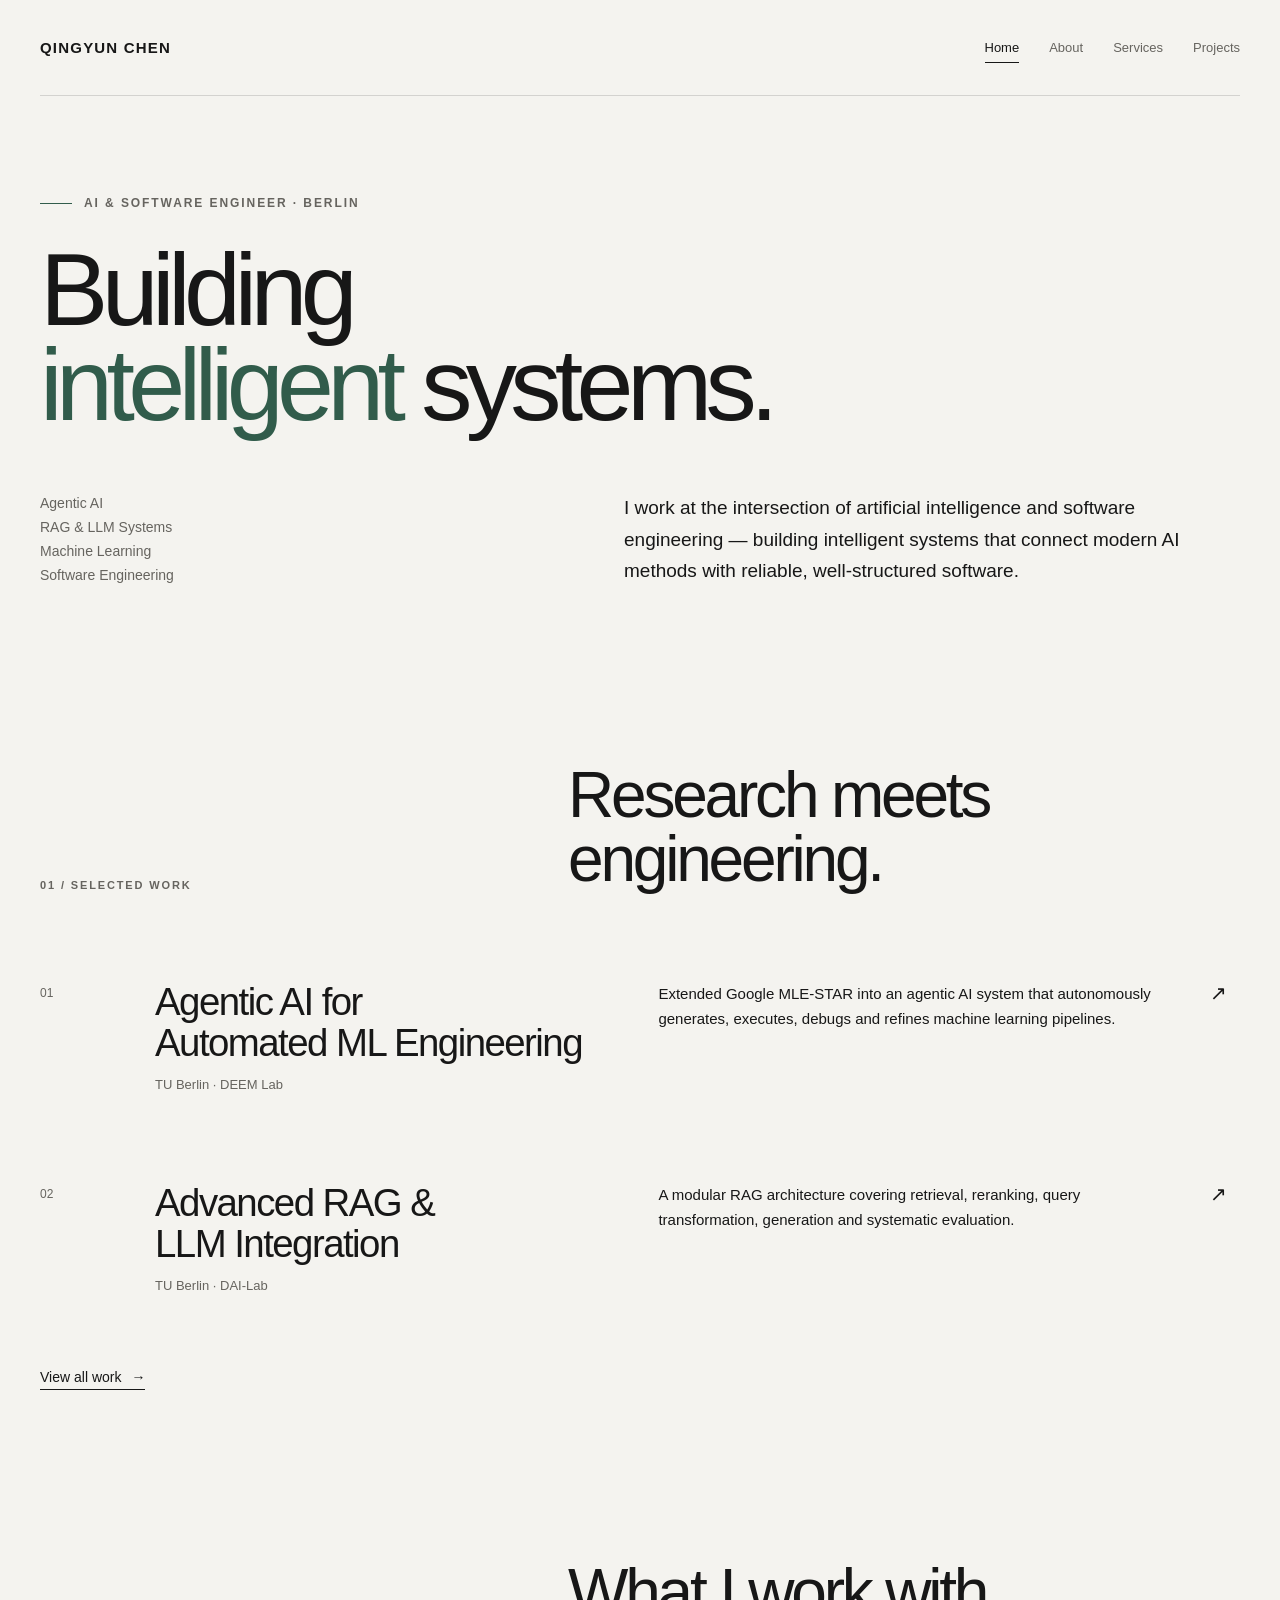
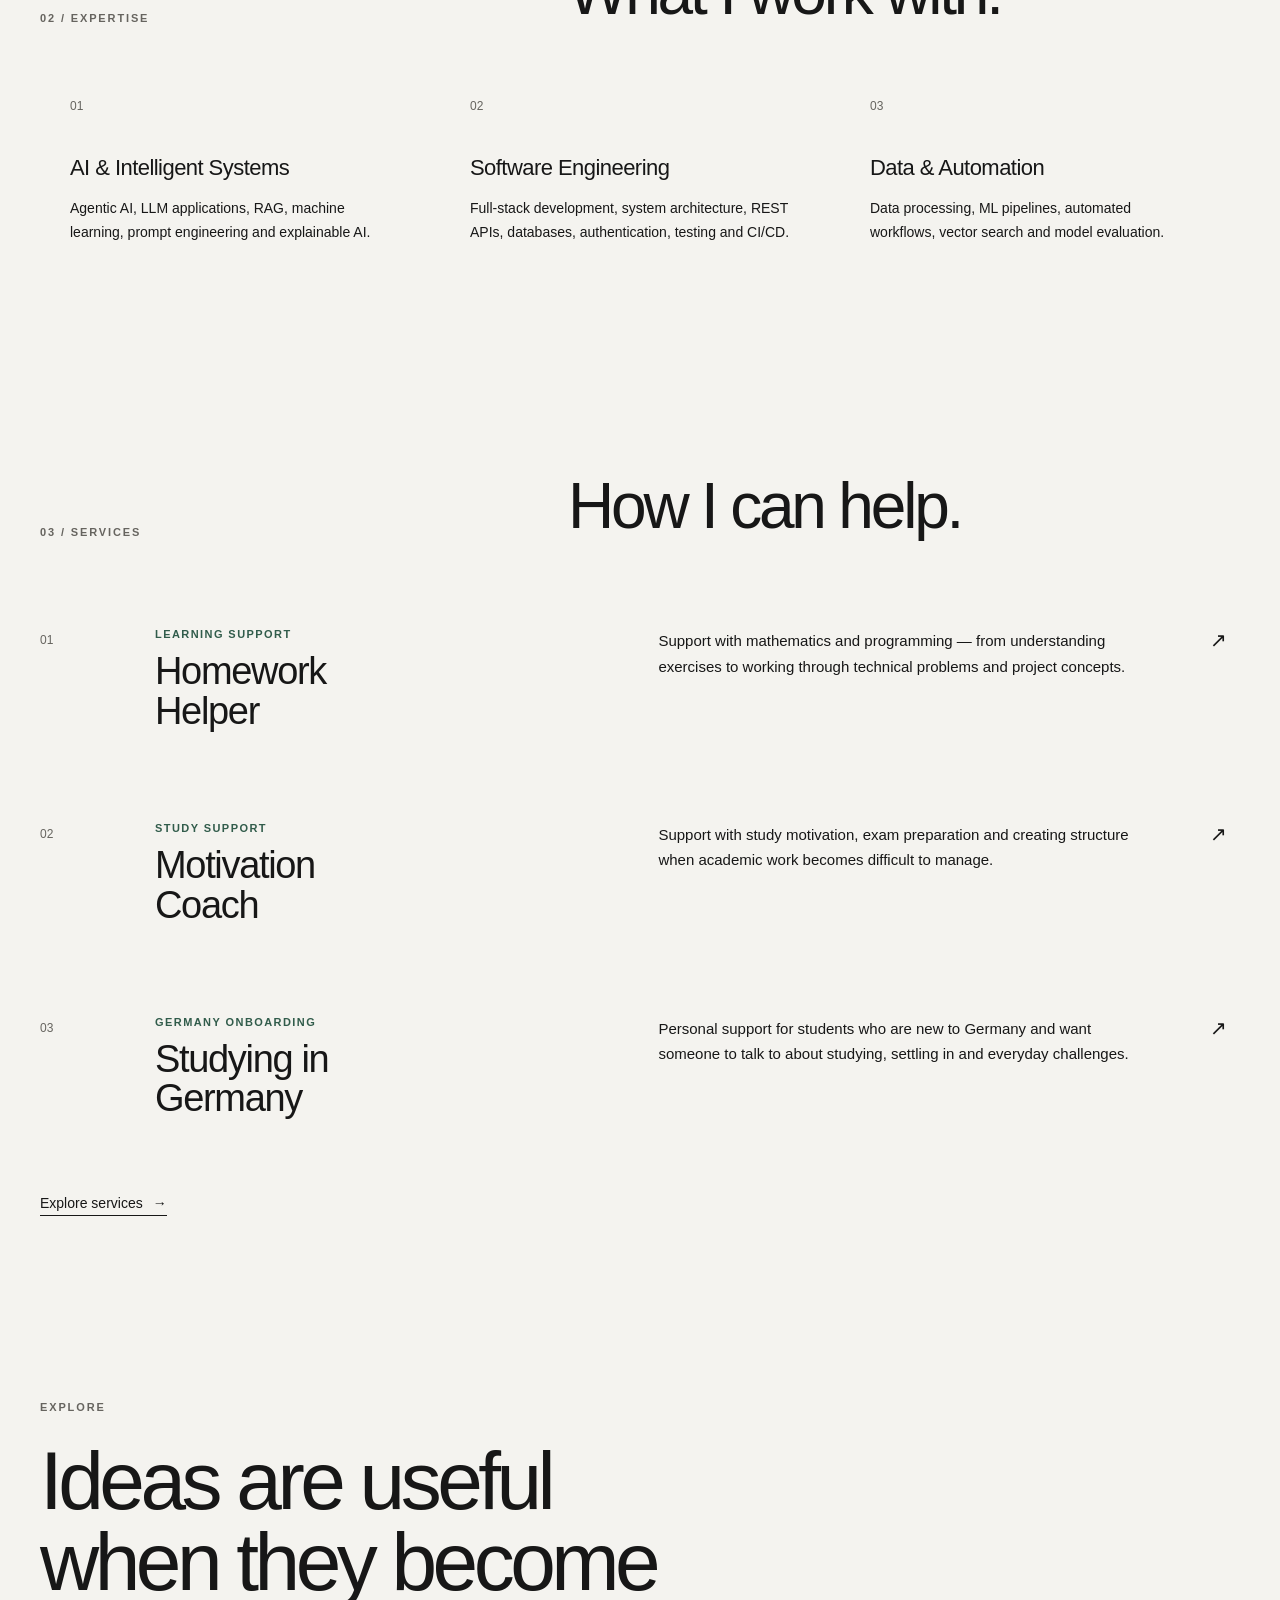
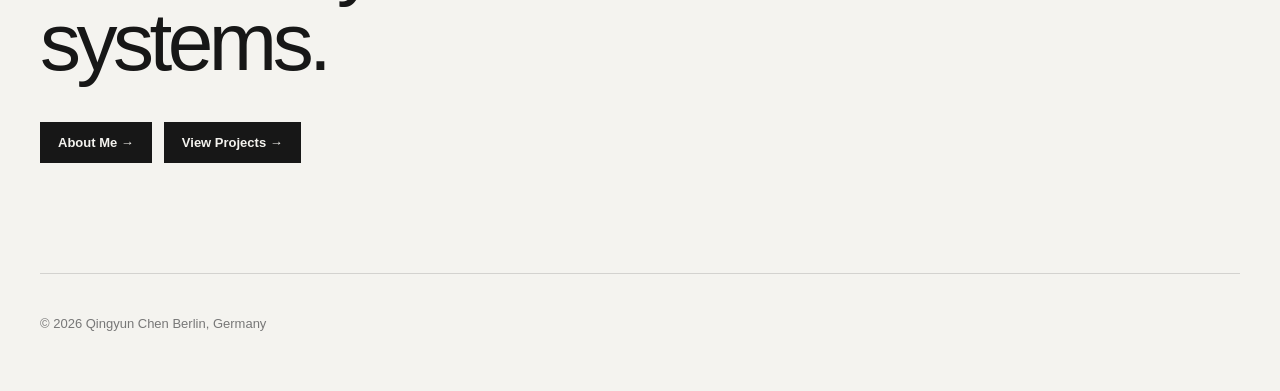
<file: index.html>
<!DOCTYPE html>
<html lang="en">

<head>
    <meta charset="UTF-8">
    <meta name="viewport" content="width=device-width, initial-scale=1.0">

    <title>Qingyun Chen | AI & Software Engineer</title>

    <meta
        name="description"
        content="Portfolio of Qingyun Chen — AI & Software Engineer working with Agentic AI, RAG, machine learning and software engineering."
    >

    <!-- Shared stylesheet -->
    <link rel="stylesheet" href="./css/style.css">


    <style>

        /* =========================================================
           HOME — HERO
        ========================================================= */

        .home-hero {
            padding: 100px 0 90px;
        }


        .home-eyebrow {
            display: flex;
            align-items: center;
            gap: 12px;

            margin-bottom: 32px;

            font-size: 12px;
            font-weight: 600;

            letter-spacing: 0.16em;
            text-transform: uppercase;

            color: var(--muted);
        }


        .home-eyebrow::before {
            content: "";

            width: 32px;
            height: 1px;

            background: var(--accent);
        }


        .home-title {
            max-width: 1100px;

            font-size: clamp(64px, 8vw, 112px);
            line-height: 0.93;

            font-weight: 500;
            letter-spacing: -0.065em;
        }


        .home-title .accent {
            color: var(--accent);
        }


        .home-intro {
            display: grid;

            grid-template-columns: 0.9fr 1.1fr;

            gap: 80px;

            margin-top: 60px;
        }


        .home-intro-left {
            font-size: 14px;
            line-height: 1.7;

            color: var(--muted);
        }


        .home-intro-right {
            max-width: 600px;

            font-size: 19px;
            line-height: 1.65;

            color: var(--text-soft);
        }



        /* =========================================================
           GENERAL HOME SECTIONS
        ========================================================= */

        .home-section {
            padding: 85px 0;

            border-top: 1px solid var(--border);
        }


        .home-section-header {
            display: grid;

            grid-template-columns: 0.8fr 1.2fr;

            gap: 80px;

            align-items: end;

            margin-bottom: 45px;
        }


        .home-section-label {
            font-size: 11px;
            font-weight: 600;

            letter-spacing: 0.17em;
            text-transform: uppercase;

            color: var(--muted);
        }


        .home-section-title {
            max-width: 720px;

            font-size: clamp(40px, 5vw, 64px);
            line-height: 1;

            font-weight: 500;
            letter-spacing: -0.05em;
        }



        /* =========================================================
           SELECTED WORK
        ========================================================= */

        .home-project-list {
            border-top: 1px solid var(--border);
        }


        .home-project {
            display: grid;

            grid-template-columns:
                70px
                minmax(280px, 0.95fr)
                minmax(320px, 1.05fr)
                30px;

            gap: 45px;

            align-items: start;

            padding: 45px 0;

            border-bottom: 1px solid var(--border);

            transition:
                padding-left 0.25s ease,
                opacity 0.25s ease;
        }


        .home-project:hover {
            padding-left: 10px;
        }


        .home-project-number {
            padding-top: 5px;

            font-size: 12px;

            color: var(--muted);
        }


        .home-project h3 {
            max-width: 500px;

            font-size: clamp(28px, 3vw, 40px);
            line-height: 1.07;

            font-weight: 500;
            letter-spacing: -0.04em;
        }


        .home-project-meta {
            margin-top: 14px;

            font-size: 13px;

            color: var(--muted);
        }


        .home-project-description {
            max-width: 500px;

            font-size: 15px;
            line-height: 1.7;

            color: var(--text-soft);
        }


        .home-project-arrow {
            font-size: 20px;

            transition: transform 0.2s ease;
        }


        .home-project:hover .home-project-arrow {
            transform: translate(4px, -4px);
        }



        /* =========================================================
           EXPERTISE
        ========================================================= */

        .capability-grid {
            display: grid;

            grid-template-columns: repeat(3, 1fr);

            border-top: 1px solid var(--border);
            border-bottom: 1px solid var(--border);
        }


        .capability {
            min-height: 235px;

            padding: 30px;

            border-right: 1px solid var(--border);
        }


        .capability:last-child {
            border-right: none;
        }


        .capability-number {
            margin-bottom: 42px;

            font-size: 12px;

            color: var(--muted);
        }


        .capability h3 {
            margin-bottom: 17px;

            font-size: 22px;
            line-height: 1.15;

            font-weight: 500;
            letter-spacing: -0.025em;
        }


        .capability p {
            max-width: 320px;

            font-size: 14px;
            line-height: 1.7;

            color: var(--text-soft);
        }



        /* =========================================================
           SERVICES
        ========================================================= */

        .service-preview-grid {
            border-top: 1px solid var(--border);
        }


        .service-preview {
            position: relative;

            display: grid;

            grid-template-columns:
                70px
                minmax(260px, 0.95fr)
                minmax(320px, 1.05fr)
                30px;

            gap: 45px;

            align-items: start;

            padding: 45px 0;

            border-bottom: 1px solid var(--border);

            transition:
                padding-left 0.25s ease,
                background 0.25s ease;
        }


        .service-preview:hover {
            padding-left: 10px;
        }


        .service-preview-number {
            padding-top: 5px;

            font-size: 12px;

            color: var(--muted);
        }


        .service-preview-label {
            margin-bottom: 12px;

            font-size: 11px;
            font-weight: 600;

            letter-spacing: 0.13em;
            text-transform: uppercase;

            color: var(--accent);
        }


        .service-preview h3 {
            font-size: clamp(27px, 3vw, 38px);
            line-height: 1.05;

            font-weight: 500;
            letter-spacing: -0.035em;
        }


        .service-preview p {
            max-width: 480px;

            font-size: 15px;
            line-height: 1.7;

            color: var(--text-soft);
        }


        .service-preview-arrow {
            font-size: 20px;

            transition: transform 0.2s ease;
        }


        .service-preview:hover .service-preview-arrow {
            transform: translate(4px, -4px);
        }



        /* =========================================================
           SECTION LINKS
        ========================================================= */

        .section-action {
            margin-top: 30px;
        }


        .text-link {
            display: inline-flex;

            gap: 10px;

            align-items: center;

            padding-bottom: 4px;

            border-bottom: 1px solid var(--text);

            font-size: 14px;
            font-weight: 500;
        }


        .text-link span {
            transition: transform 0.2s ease;
        }


        .text-link:hover span {
            transform: translateX(4px);
        }



        /* =========================================================
           CTA
        ========================================================= */

        .home-cta {
            padding: 100px 0 110px;

            border-top: 1px solid var(--border);
        }


        .home-cta .home-section-label {
            margin-bottom: 28px;
        }


        .home-cta h2 {
            max-width: 900px;

            font-size: clamp(46px, 7vw, 82px);
            line-height: 0.98;

            font-weight: 500;
            letter-spacing: -0.055em;
        }


        .home-cta-links {
            display: flex;

            gap: 12px;

            margin-top: 40px;
        }



        /* =========================================================
           RESPONSIVE — TABLET
        ========================================================= */

        @media (max-width: 900px) {

            .home-hero {
                padding: 85px 0;
            }


            .home-title {
                font-size: clamp(56px, 11vw, 86px);
            }


            .home-intro {
                grid-template-columns: 1fr;

                gap: 25px;

                margin-top: 45px;
            }


            .home-section {
                padding: 70px 0;
            }


            .home-section-header {
                grid-template-columns: 1fr;

                gap: 16px;

                margin-bottom: 35px;
            }


            .home-project {
                grid-template-columns: 50px 1fr;

                gap: 25px;
            }


            .home-project-description {
                grid-column: 2;
            }


            .home-project-arrow {
                display: none;
            }


            .capability-grid {
                grid-template-columns: 1fr;
            }


            .capability {
                min-height: auto;

                border-right: none;
                border-bottom: 1px solid var(--border);
            }


            .capability:last-child {
                border-bottom: none;
            }


            .capability-number {
                margin-bottom: 25px;
            }


            .service-preview {
                grid-template-columns: 50px 1fr;

                gap: 25px;
            }


            .service-preview p {
                grid-column: 2;
            }


            .service-preview-arrow {
                display: none;
            }

        }



        /* =========================================================
           RESPONSIVE — MOBILE
        ========================================================= */

        @media (max-width: 600px) {

            .home-hero {
                padding: 65px 0 70px;
            }


            .home-eyebrow {
                margin-bottom: 24px;
            }


            .home-title {
                font-size: 50px;

                line-height: 0.96;
            }


            .home-intro {
                margin-top: 38px;
            }


            .home-intro-right {
                font-size: 17px;
            }


            .home-section {
                padding: 60px 0;
            }


            .home-section-title {
                font-size: 40px;
            }


            .home-project {
                display: block;

                padding: 35px 0;
            }


            .home-project:hover {
                padding-left: 0;
            }


            .home-project-number {
                margin-bottom: 20px;
            }


            .home-project-description {
                margin-top: 25px;
            }


            .capability {
                padding: 28px 0;
            }


            .service-preview {
                display: block;

                padding: 35px 0;
            }


            .service-preview:hover {
                padding-left: 0;
            }


            .service-preview-number {
                margin-bottom: 20px;
            }


            .service-preview p {
                margin-top: 25px;
            }


            .home-cta {
                padding: 75px 0 85px;
            }


            .home-cta-links {
                flex-direction: column;

                align-items: flex-start;
            }

        }

    </style>

</head>



<body>


<!-- =========================================================
     NAVIGATION
========================================================= -->

<header class="navbar">

    <a href="/" class="logo">
        QINGYUN CHEN
    </a>


    <nav class="nav-links">

        <a href="/" class="active">
            Home
        </a>

        <a href="/about/">
            About
        </a>

        <a href="/services/">
            Services
        </a>

        <a href="/projects/">
            Projects
        </a>

    </nav>

</header>



<!-- =========================================================
     MAIN
========================================================= -->

<main class="container">


    <!-- =====================================================
         HERO
    ====================================================== -->

    <section class="home-hero">


        <div class="home-eyebrow">
            AI & Software Engineer · Berlin
        </div>


        <h1 class="home-title">

            Building<br>

            <span class="accent">
                intelligent
            </span>

            systems.

        </h1>



        <div class="home-intro">


            <div class="home-intro-left">

                Agentic AI<br>
                RAG & LLM Systems<br>
                Machine Learning<br>
                Software Engineering

            </div>



            <p class="home-intro-right">

                I work at the intersection of artificial intelligence
                and software engineering — building intelligent systems
                that connect modern AI methods with reliable,
                well-structured software.

            </p>


        </div>

    </section>



    <!-- =====================================================
         SELECTED WORK
    ====================================================== -->

    <section class="home-section">


        <div class="home-section-header">


            <div class="home-section-label">
                01 / Selected Work
            </div>


            <h2 class="home-section-title">
                Research meets engineering.
            </h2>


        </div>



        <div class="home-project-list">


            <!-- PROJECT 01 -->

            <a
                href="https://github.com/qingyun-tuberlin/Agentic_AI"
                target="_blank"
                rel="noopener noreferrer"
                class="home-project"
            >


                <div class="home-project-number">
                    01
                </div>



                <div>

                    <h3>
                        Agentic AI for<br>
                        Automated ML Engineering
                    </h3>

                    <div class="home-project-meta">
                        TU Berlin · DEEM Lab
                    </div>

                </div>



                <div class="home-project-description">

                    Extended Google MLE-STAR into an agentic AI system
                    that autonomously generates, executes, debugs and
                    refines machine learning pipelines.

                </div>



                <div class="home-project-arrow">
                    ↗
                </div>


            </a>



            <!-- PROJECT 02 -->

            <a
                href="https://github.com/qingyun-tuberlin/RAG"
                target="_blank"
                rel="noopener noreferrer"
                class="home-project"
            >


                <div class="home-project-number">
                    02
                </div>



                <div>

                    <h3>
                        Advanced RAG &<br>
                        LLM Integration
                    </h3>

                    <div class="home-project-meta">
                        TU Berlin · DAI-Lab
                    </div>

                </div>



                <div class="home-project-description">

                    A modular RAG architecture covering retrieval,
                    reranking, query transformation, generation and
                    systematic evaluation.

                </div>



                <div class="home-project-arrow">
                    ↗
                </div>


            </a>


        </div>



        <div class="section-action">

            <a href="/projects/" class="text-link">

                View all work

                <span>
                    →
                </span>

            </a>

        </div>


    </section>



    <!-- =====================================================
         EXPERTISE
    ====================================================== -->

    <section class="home-section">


        <div class="home-section-header">


            <div class="home-section-label">
                02 / Expertise
            </div>


            <h2 class="home-section-title">
                What I work with.
            </h2>


        </div>



        <div class="capability-grid">


            <!-- AI -->

            <article class="capability">

                <div class="capability-number">
                    01
                </div>


                <h3>
                    AI & Intelligent Systems
                </h3>


                <p>
                    Agentic AI, LLM applications, RAG,
                    machine learning, prompt engineering
                    and explainable AI.
                </p>

            </article>



            <!-- SOFTWARE -->

            <article class="capability">

                <div class="capability-number">
                    02
                </div>


                <h3>
                    Software Engineering
                </h3>


                <p>
                    Full-stack development, system architecture,
                    REST APIs, databases, authentication,
                    testing and CI/CD.
                </p>

            </article>



            <!-- DATA -->

            <article class="capability">

                <div class="capability-number">
                    03
                </div>


                <h3>
                    Data & Automation
                </h3>


                <p>
                    Data processing, ML pipelines,
                    automated workflows, vector search
                    and model evaluation.
                </p>

            </article>


        </div>


    </section>



    <!-- =====================================================
         SERVICES
    ====================================================== -->

    <section class="home-section">


        <div class="home-section-header">


            <div class="home-section-label">
                03 / Services
            </div>


            <h2 class="home-section-title">
                How I can help.
            </h2>


        </div>



        <div class="service-preview-grid">


            <!-- SERVICE 01 -->

            <a
                href="/services/"
                class="service-preview"
            >


                <div class="service-preview-number">
                    01
                </div>



                <div>

                    <div class="service-preview-label">
                        Learning Support
                    </div>


                    <h3>
                        Homework<br>
                        Helper
                    </h3>

                </div>



                <p>

                    Support with mathematics and programming —
                    from understanding exercises to working through
                    technical problems and project concepts.

                </p>



                <div class="service-preview-arrow">
                    ↗
                </div>


            </a>



            <!-- SERVICE 02 -->

            <a
                href="/services/"
                class="service-preview"
            >


                <div class="service-preview-number">
                    02
                </div>



                <div>

                    <div class="service-preview-label">
                        Study Support
                    </div>


                    <h3>
                        Motivation<br>
                        Coach
                    </h3>

                </div>



                <p>

                    Support with study motivation, exam preparation
                    and creating structure when academic work becomes
                    difficult to manage.

                </p>



                <div class="service-preview-arrow">
                    ↗
                </div>


            </a>



            <!-- SERVICE 03 -->

            <a
                href="/services/"
                class="service-preview"
            >


                <div class="service-preview-number">
                    03
                </div>



                <div>

                    <div class="service-preview-label">
                        Germany Onboarding
                    </div>


                    <h3>
                        Studying in<br>
                        Germany
                    </h3>

                </div>



                <p>

                    Personal support for students who are new to
                    Germany and want someone to talk to about studying,
                    settling in and everyday challenges.

                </p>



                <div class="service-preview-arrow">
                    ↗
                </div>


            </a>


        </div>



        <div class="section-action">

            <a
                href="/services/"
                class="text-link"
            >

                Explore services

                <span>
                    →
                </span>

            </a>

        </div>


    </section>



    <!-- =====================================================
         FINAL CTA
    ====================================================== -->

    <section class="home-cta">


        <div class="home-section-label">
            Explore
        </div>


        <h2>

            Ideas are useful<br>
            when they become systems.

        </h2>



        <div class="home-cta-links">


            <a
                href="/about/"
                class="button"
            >
                About Me →
            </a>


            <a
                href="/projects/"
                class="button button-secondary"
            >
                View Projects →
            </a>


        </div>


    </section>


</main>



<!-- =========================================================
     FOOTER
========================================================= -->

<footer>


    <span>
        © 2026 Qingyun Chen
    </span>


    <span>
        Berlin, Germany
    </span>


</footer>


</body>

</html>
</file>
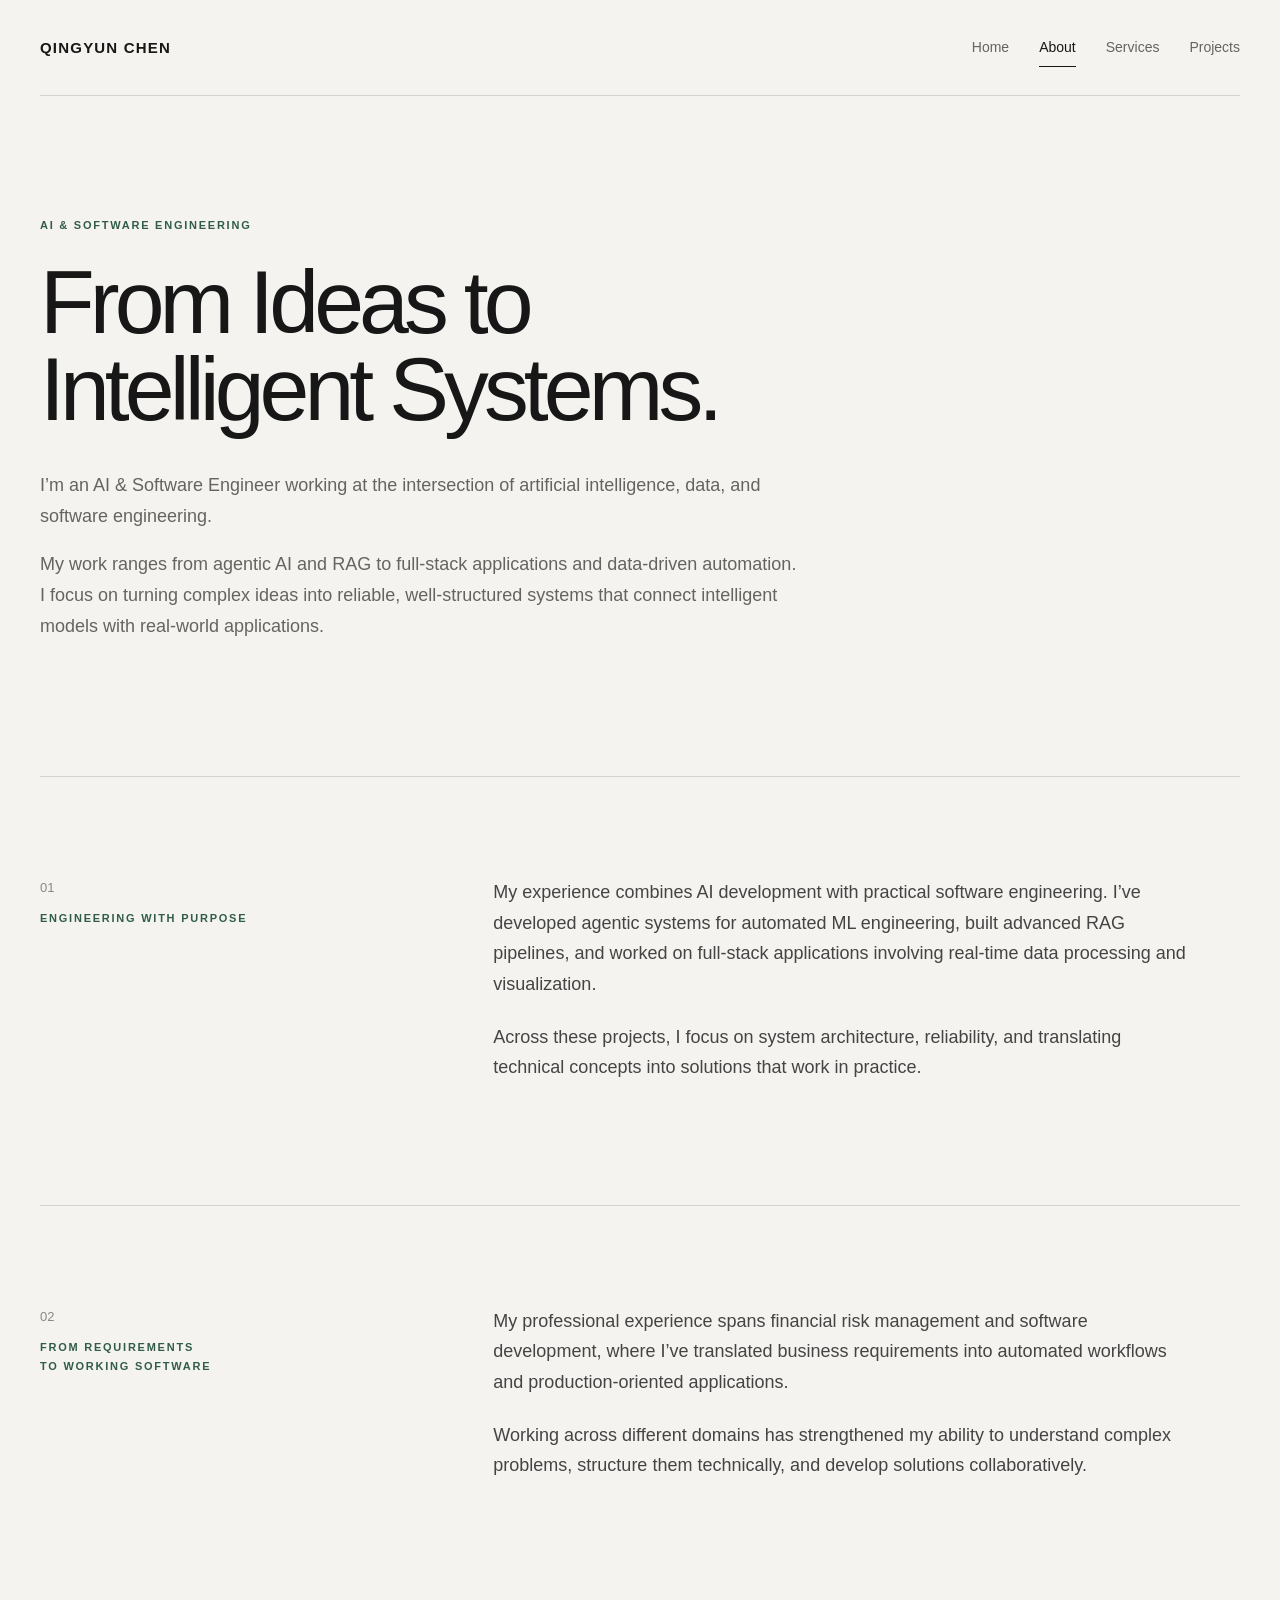
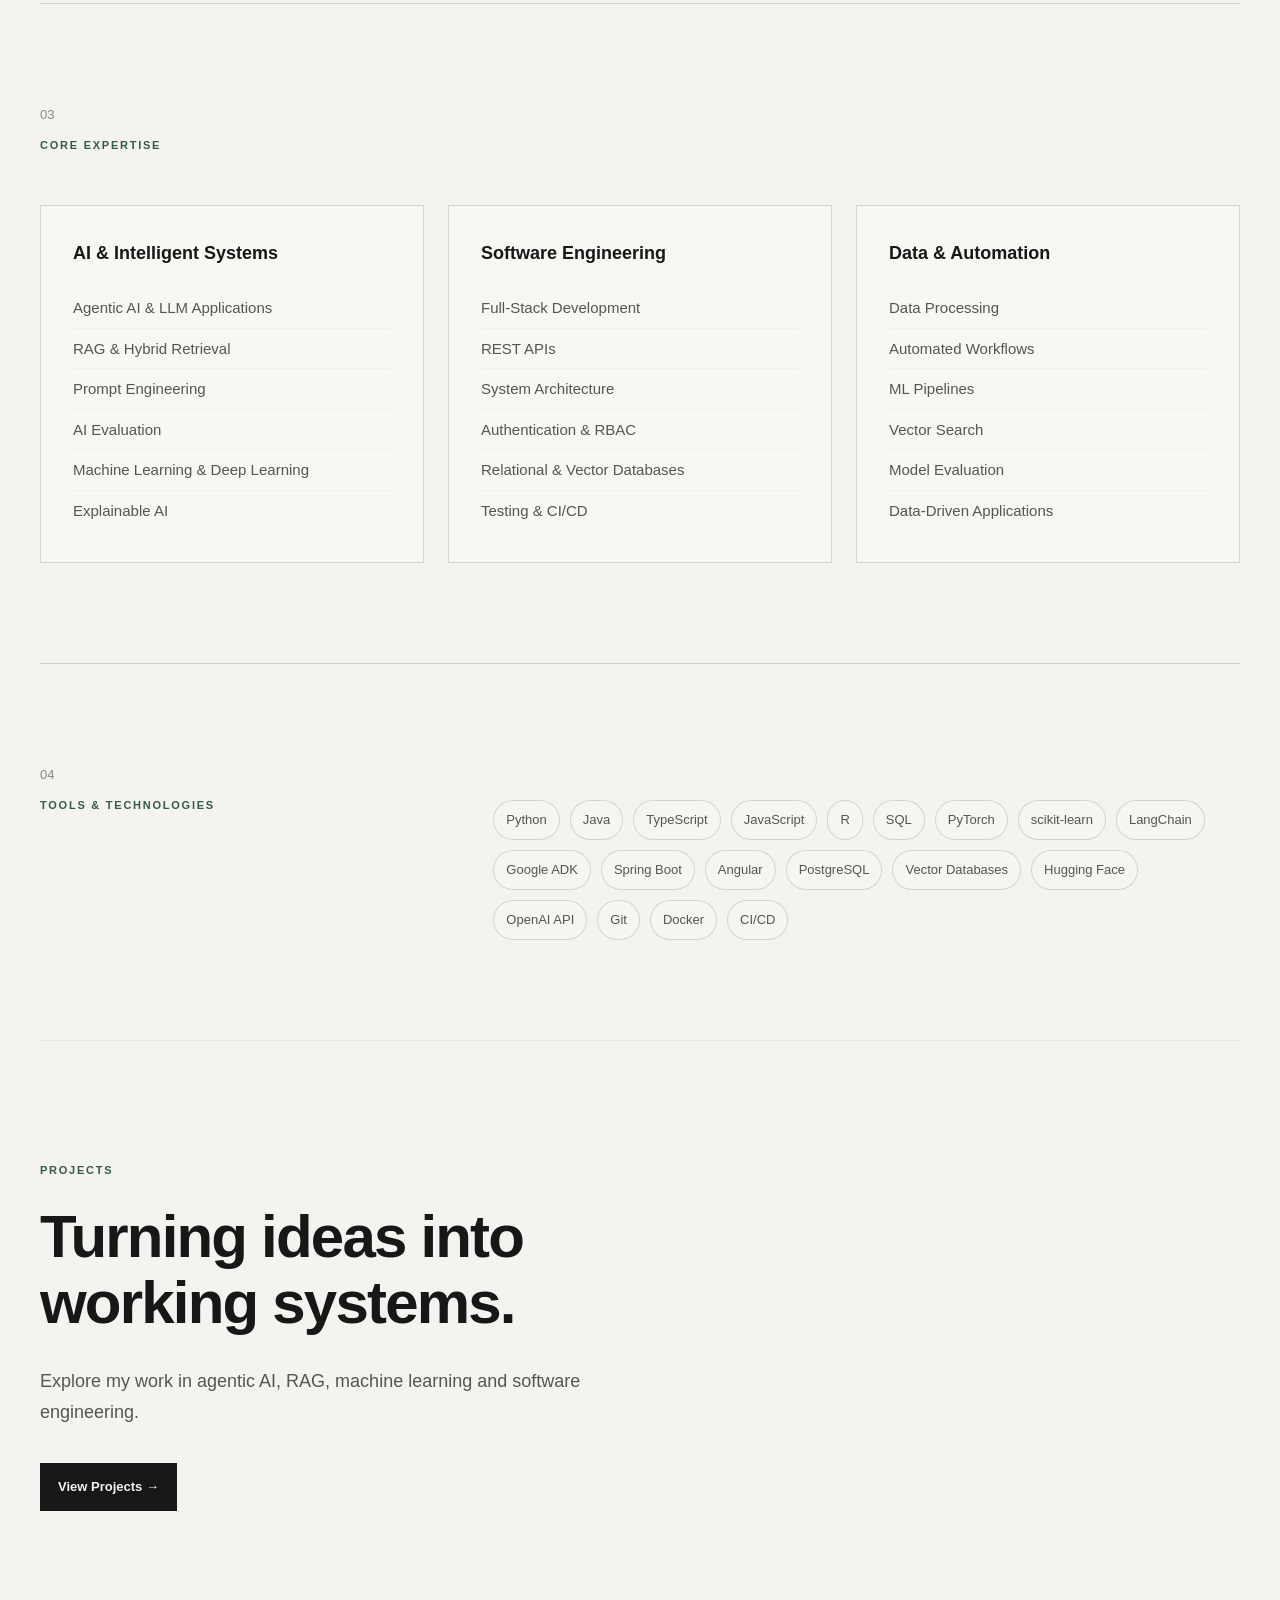
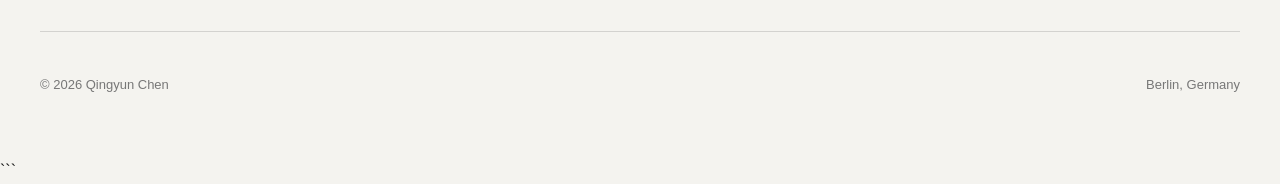
<file: about/index.html>
<!DOCTYPE html>
<html lang="en">

<head>
    <meta charset="UTF-8">
    <meta name="viewport" content="width=device-width, initial-scale=1.0">

    <title>About | Qingyun Chen</title>

    <meta
        name="description"
        content="About Qingyun Chen — AI & Software Engineer working with Agentic AI, RAG, machine learning and full-stack software development."
    >

    <style>
        /* =========================
           RESET
        ========================== */

        * {
            margin: 0;
            padding: 0;
            box-sizing: border-box;
        }

        html {
            scroll-behavior: smooth;
        }

        body {
            font-family:
                Inter,
                -apple-system,
                BlinkMacSystemFont,
                "Segoe UI",
                sans-serif;

            background: #ffffff;
            color: #161616;
            line-height: 1.7;
        }

        a {
            color: inherit;
            text-decoration: none;
        }


        /* =========================
           NAVIGATION
        ========================== */

        .navbar {
            width: 100%;
            padding: 24px 6%;

            display: flex;
            justify-content: space-between;
            align-items: center;

            border-bottom: 1px solid #eeeeee;
        }

        .logo {
            font-size: 18px;
            font-weight: 600;
            letter-spacing: 0.04em;
        }

        .nav-links {
            display: flex;
            gap: 32px;
        }

        .nav-links a {
            font-size: 14px;
            color: #555;
            transition: color 0.2s ease;
        }

        .nav-links a:hover,
        .nav-links a.active {
            color: #000;
        }


        /* =========================
           PAGE CONTAINER
        ========================== */

        .container {
            width: min(1100px, 88%);
            margin: 0 auto;
        }


        /* =========================
           HERO
        ========================== */

        .hero {
            min-height: 72vh;

            display: flex;
            flex-direction: column;
            justify-content: center;

            max-width: 900px;
            padding: 100px 0;
        }

        .eyebrow {
            font-size: 13px;
            font-weight: 600;
            letter-spacing: 0.16em;
            text-transform: uppercase;

            color: #777;

            margin-bottom: 24px;
        }

        .hero h1 {
            font-size: clamp(44px, 7vw, 82px);
            line-height: 1.05;
            letter-spacing: -0.04em;
            font-weight: 600;

            margin-bottom: 36px;
        }

        .hero-intro {
            max-width: 760px;

            font-size: clamp(18px, 2vw, 22px);
            line-height: 1.65;

            color: #444;
        }

        .hero-intro + .hero-intro {
            margin-top: 18px;
        }


        /* =========================
           CONTENT SECTIONS
        ========================== */

        .section {
            padding: 110px 0;
            border-top: 1px solid #e8e8e8;
        }

        .section-grid {
            display: grid;
            grid-template-columns: 1fr 2fr;
            gap: 80px;
        }

        .section-number {
            font-size: 13px;
            color: #999;
            margin-bottom: 10px;
        }

        .section-title {
            font-size: 16px;
            font-weight: 600;
            letter-spacing: 0.08em;
            text-transform: uppercase;
        }

        .section-content {
            max-width: 700px;
        }

        .section-content p {
            font-size: 18px;
            color: #444;
            margin-bottom: 22px;
        }


        /* =========================
           CORE EXPERTISE
        ========================== */

        .expertise-grid {
            display: grid;
            grid-template-columns: repeat(3, 1fr);
            gap: 24px;

            margin-top: 50px;
        }

        .expertise-card {
            border: 1px solid #e5e5e5;
            padding: 32px;

            min-height: 280px;

            transition:
                transform 0.25s ease,
                box-shadow 0.25s ease;
        }

        .expertise-card:hover {
            transform: translateY(-6px);
            box-shadow: 0 16px 40px rgba(0, 0, 0, 0.07);
        }

        .expertise-card h3 {
            font-size: 18px;
            margin-bottom: 20px;
        }

        .expertise-card ul {
            list-style: none;
        }

        .expertise-card li {
            font-size: 15px;
            color: #555;

            padding: 7px 0;

            border-bottom: 1px solid #f0f0f0;
        }

        .expertise-card li:last-child {
            border-bottom: none;
        }


        /* =========================
           TECHNOLOGY
        ========================== */

        .technology-list {
            display: flex;
            flex-wrap: wrap;
            gap: 10px;

            margin-top: 36px;
        }

        .technology {
            padding: 9px 14px;

            border: 1px solid #ddd;
            border-radius: 100px;

            font-size: 13px;
            color: #444;

            transition:
                background 0.2s ease,
                color 0.2s ease;
        }

        .technology:hover {
            background: #161616;
            color: #fff;
        }


        /* =========================
           CTA
        ========================== */

        .cta {
            padding: 120px 0;
            border-top: 1px solid #e8e8e8;
        }

        .cta h2 {
            max-width: 700px;

            font-size: clamp(36px, 5vw, 60px);
            line-height: 1.1;
            letter-spacing: -0.03em;

            margin-bottom: 30px;
        }

        .cta p {
            max-width: 600px;

            font-size: 18px;
            color: #555;

            margin-bottom: 36px;
        }

        .button {
            display: inline-block;

            padding: 14px 22px;

            background: #161616;
            color: #fff;

            font-size: 14px;

            transition:
                transform 0.2s ease,
                opacity 0.2s ease;
        }

        .button:hover {
            transform: translateY(-2px);
            opacity: 0.85;
        }


        /* =========================
           FOOTER
        ========================== */

        footer {
            border-top: 1px solid #e8e8e8;

            padding: 35px 6%;

            display: flex;
            justify-content: space-between;

            font-size: 13px;
            color: #777;
        }


        /* =========================
           RESPONSIVE
        ========================== */

        @media (max-width: 850px) {

            .navbar {
                align-items: flex-start;
                gap: 20px;
            }

            .nav-links {
                gap: 16px;
            }

            .section-grid {
                grid-template-columns: 1fr;
                gap: 40px;
            }

            .expertise-grid {
                grid-template-columns: 1fr;
            }

            .hero {
                min-height: auto;
                padding: 100px 0;
            }
        }


        @media (max-width: 600px) {

            .navbar {
                flex-direction: column;
            }

            .nav-links {
                width: 100%;
                justify-content: space-between;
            }

            .hero {
                padding: 80px 0;
            }

            .section {
                padding: 80px 0;
            }

            .expertise-card {
                min-height: auto;
            }

            footer {
                flex-direction: column;
                gap: 8px;
            }
        }

    </style>
    <link rel="stylesheet" href="/css/style.css">
</head>


<body>


    <!-- =========================
         NAVIGATION
    ========================== -->

    <header class="navbar">

        <a href="/" class="logo">
            QINGYUN CHEN
        </a>

        <nav class="nav-links">
            <a href="/">Home</a>
            <a href="/about/" class="active">About</a>
            <a href="/services/">Services</a>
            <a href="/projects/">Projects</a>
        </nav>

        
    </header>



    <main class="container">


        <!-- =========================
             HERO
        ========================== -->

        <section class="hero">

            <div class="eyebrow">
                AI & Software Engineering
            </div>

            <h1>
                From Ideas to<br>
                Intelligent Systems.
            </h1>

            <p class="hero-intro">
                I’m an AI & Software Engineer working at the intersection
                of artificial intelligence, data, and software engineering.
            </p>

            <p class="hero-intro">
                My work ranges from agentic AI and RAG to full-stack
                applications and data-driven automation. I focus on turning
                complex ideas into reliable, well-structured systems that
                connect intelligent models with real-world applications.
            </p>

        </section>



        <!-- =========================
             ENGINEERING
        ========================== -->

        <section class="section">

            <div class="section-grid">

                <div>
                    <div class="section-number">01</div>

                    <h2 class="section-title">
                        Engineering with Purpose
                    </h2>
                </div>


                <div class="section-content">

                    <p>
                        My experience combines AI development with practical
                        software engineering. I’ve developed agentic systems
                        for automated ML engineering, built advanced RAG
                        pipelines, and worked on full-stack applications
                        involving real-time data processing and visualization.
                    </p>

                    <p>
                        Across these projects, I focus on system architecture,
                        reliability, and translating technical concepts into
                        solutions that work in practice.
                    </p>

                </div>

            </div>

        </section>



        <!-- =========================
             PROFESSIONAL EXPERIENCE
        ========================== -->

        <section class="section">

            <div class="section-grid">

                <div>
                    <div class="section-number">02</div>

                    <h2 class="section-title">
                        From Requirements<br>
                        to Working Software
                    </h2>
                </div>


                <div class="section-content">

                    <p>
                        My professional experience spans financial risk
                        management and software development, where I’ve
                        translated business requirements into automated
                        workflows and production-oriented applications.
                    </p>

                    <p>
                        Working across different domains has strengthened my
                        ability to understand complex problems, structure them
                        technically, and develop solutions collaboratively.
                    </p>

                </div>

            </div>

        </section>



        <!-- =========================
             CORE EXPERTISE
        ========================== -->

        <section class="section">

            <div>
                <div class="section-number">03</div>

                <h2 class="section-title">
                    Core Expertise
                </h2>
            </div>


            <div class="expertise-grid">


                <!-- AI -->

                <article class="expertise-card">

                    <h3>
                        AI & Intelligent Systems
                    </h3>

                    <ul>
                        <li>Agentic AI & LLM Applications</li>
                        <li>RAG & Hybrid Retrieval</li>
                        <li>Prompt Engineering</li>
                        <li>AI Evaluation</li>
                        <li>Machine Learning & Deep Learning</li>
                        <li>Explainable AI</li>
                    </ul>

                </article>



                <!-- SOFTWARE -->

                <article class="expertise-card">

                    <h3>
                        Software Engineering
                    </h3>

                    <ul>
                        <li>Full-Stack Development</li>
                        <li>REST APIs</li>
                        <li>System Architecture</li>
                        <li>Authentication & RBAC</li>
                        <li>Relational & Vector Databases</li>
                        <li>Testing & CI/CD</li>
                    </ul>

                </article>



                <!-- DATA -->

                <article class="expertise-card">

                    <h3>
                        Data & Automation
                    </h3>

                    <ul>
                        <li>Data Processing</li>
                        <li>Automated Workflows</li>
                        <li>ML Pipelines</li>
                        <li>Vector Search</li>
                        <li>Model Evaluation</li>
                        <li>Data-Driven Applications</li>
                    </ul>

                </article>


            </div>

        </section>



        <!-- =========================
             TECHNOLOGIES
        ========================== -->

        <section class="section">

            <div class="section-grid">

                <div>
                    <div class="section-number">04</div>

                    <h2 class="section-title">
                        Tools & Technologies
                    </h2>
                </div>


                <div>

                    <div class="technology-list">

                        <span class="technology">Python</span>
                        <span class="technology">Java</span>
                        <span class="technology">TypeScript</span>
                        <span class="technology">JavaScript</span>
                        <span class="technology">R</span>
                        <span class="technology">SQL</span>

                        <span class="technology">PyTorch</span>
                        <span class="technology">scikit-learn</span>
                        <span class="technology">LangChain</span>
                        <span class="technology">Google ADK</span>

                        <span class="technology">Spring Boot</span>
                        <span class="technology">Angular</span>

                        <span class="technology">PostgreSQL</span>
                        <span class="technology">Vector Databases</span>

                        <span class="technology">Hugging Face</span>
                        <span class="technology">OpenAI API</span>

                        <span class="technology">Git</span>
                        <span class="technology">Docker</span>
                        <span class="technology">CI/CD</span>

                    </div>

                </div>

            </div>

        </section>



        <!-- =========================
             CTA
        ========================== -->

        <section class="cta">

            <div class="eyebrow">
                Projects
            </div>

            <h2>
                Turning ideas into
                working systems.
            </h2>

            <p>
                Explore my work in agentic AI, RAG, machine learning
                and software engineering.
            </p>

            <a href="/projects/" class="button">
                View Projects →
            </a>

        </section>


    </main>



    <!-- =========================
         FOOTER
    ========================== -->

    <footer>

        <span>
            © 2026 Qingyun Chen
        </span>

        <span>
            Berlin, Germany
        </span>

    </footer>


</body>
</html>
```
</file>
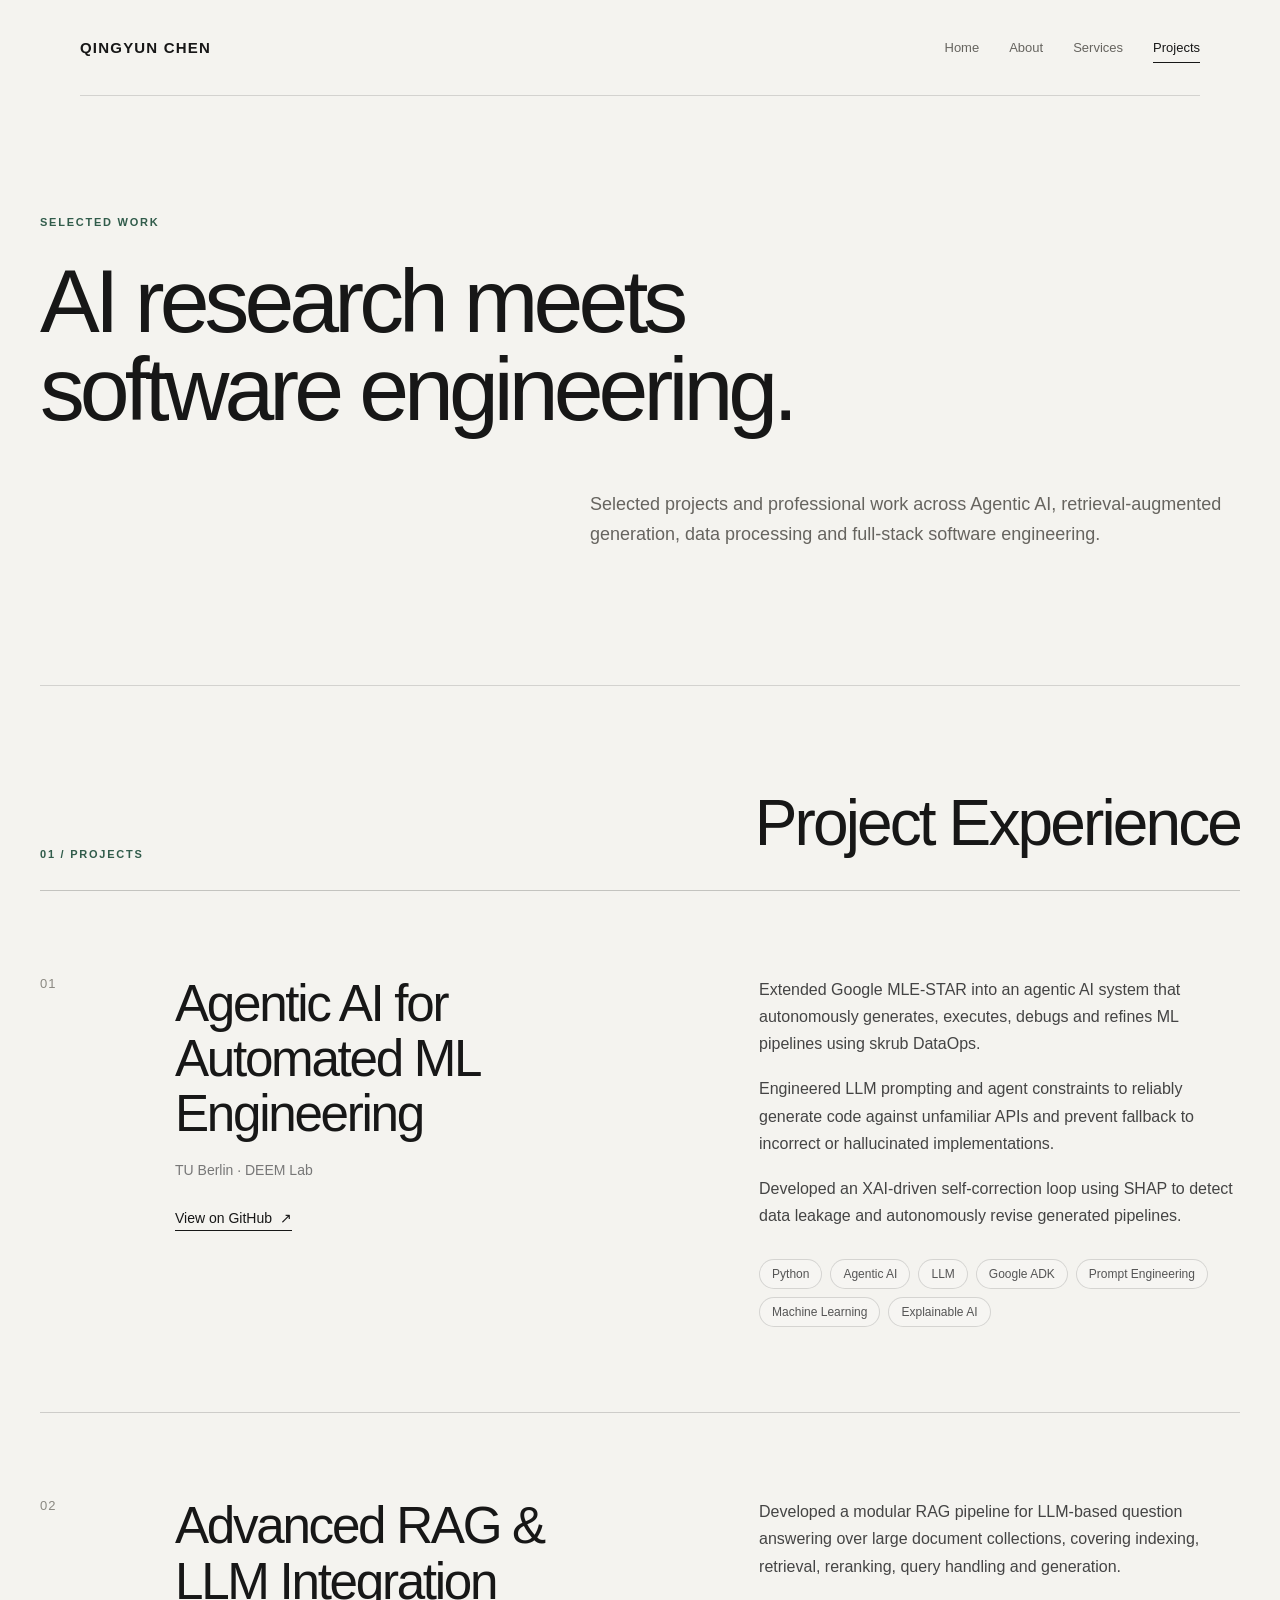
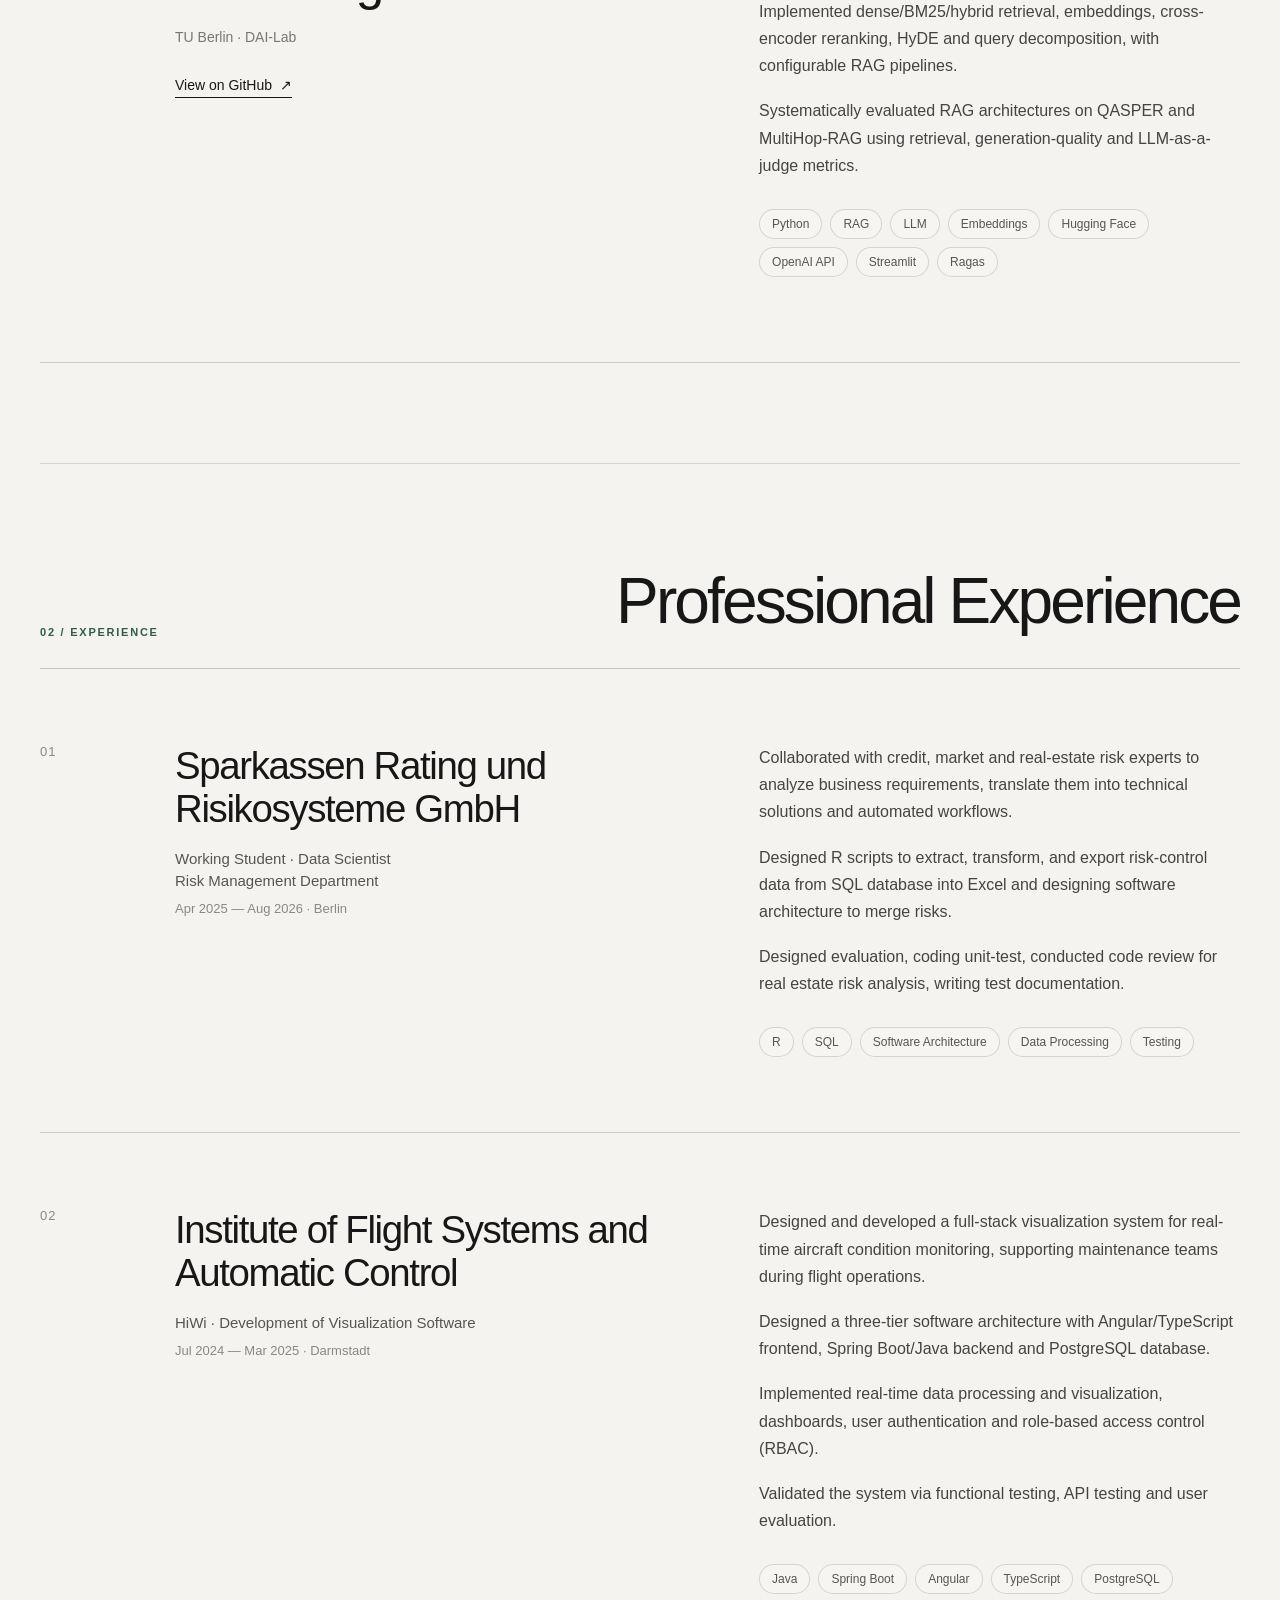
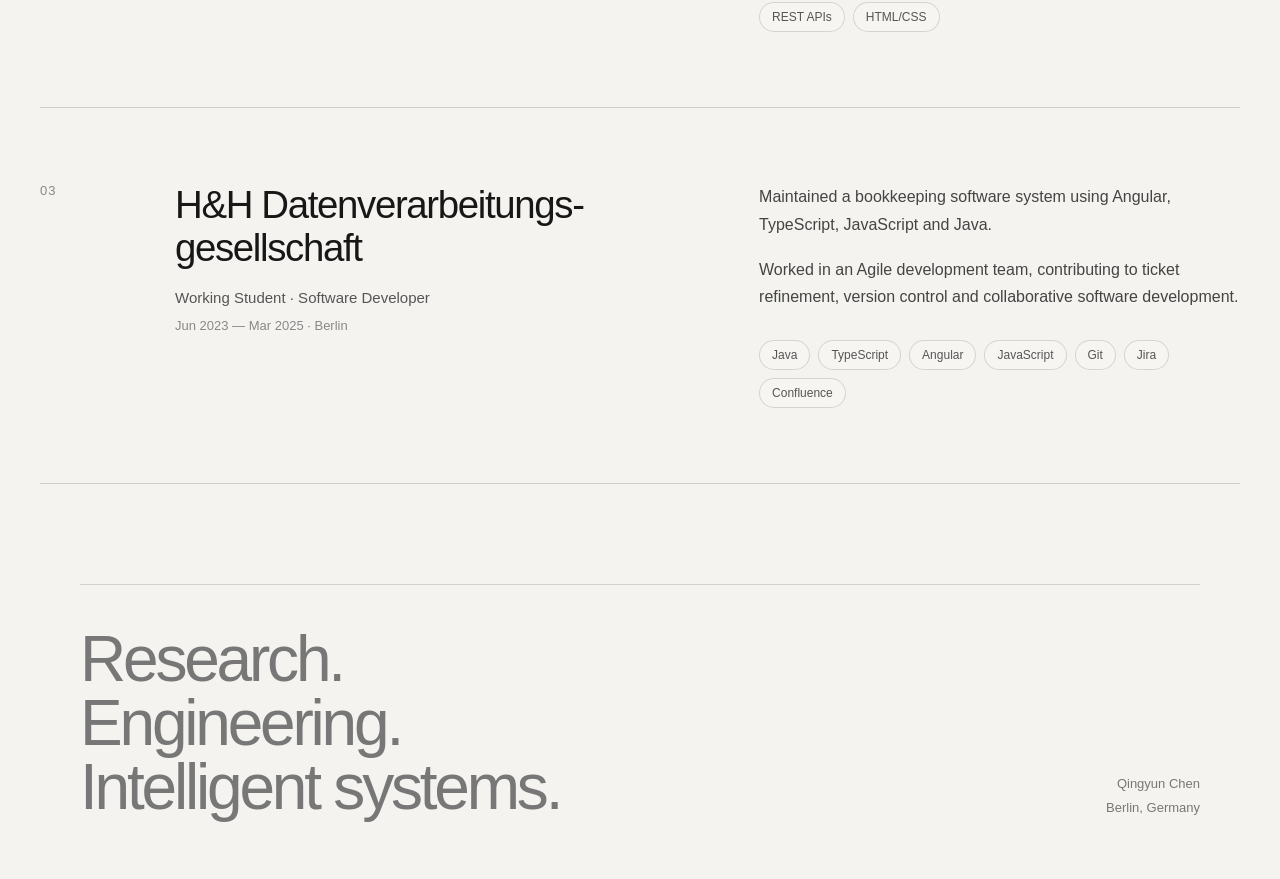
<file: projects/index.html>
<!DOCTYPE html>
<html lang="en">
<head>
    <meta charset="UTF-8">
    <meta name="viewport" content="width=device-width, initial-scale=1.0">

    <title>Projects & Experience | Qingyun Chen</title>

    <meta
        name="description"
        content="Selected AI projects and professional software engineering experience by Qingyun Chen."
    >

    <style>
        /* =========================================================
           RESET
        ========================================================= */

        * {
            margin: 0;
            padding: 0;
            box-sizing: border-box;
        }

        html {
            scroll-behavior: smooth;
        }

        body {
            background: #f4f3ef;
            color: #171717;

            font-family:
                Inter,
                -apple-system,
                BlinkMacSystemFont,
                "Segoe UI",
                Helvetica,
                Arial,
                sans-serif;

            -webkit-font-smoothing: antialiased;
        }

        a {
            color: inherit;
            text-decoration: none;
        }


        /* =========================================================
           PAGE
        ========================================================= */

        .page {
            width: min(1280px, calc(100% - 80px));
            margin: 0 auto;
        }


        /* =========================================================
           NAVIGATION
        ========================================================= */

        .nav {
            height: 100px;

            display: flex;
            align-items: center;
            justify-content: space-between;

            border-bottom: 1px solid rgba(0, 0, 0, 0.12);
        }

        .logo {
            font-size: 17px;
            font-weight: 600;
            letter-spacing: -0.02em;
        }

        .nav-links {
            display: flex;
            gap: 34px;

            font-size: 14px;
        }

        .nav-links a {
            opacity: 0.5;
            transition: opacity 0.2s ease;
        }

        .nav-links a:hover,
        .nav-links a.active {
            opacity: 1;
        }


        /* =========================================================
           HERO
        ========================================================= */

        .hero {
            padding: 130px 0 150px;
        }

        .eyebrow {
            margin-bottom: 30px;

            font-size: 12px;
            font-weight: 600;

            text-transform: uppercase;
            letter-spacing: 0.16em;

            color: #777;
        }

        .hero h1 {
            max-width: 1100px;

            font-size: clamp(56px, 7vw, 105px);
            line-height: 0.98;

            font-weight: 500;
            letter-spacing: -0.055em;
        }

        .hero-description {
            max-width: 650px;

            margin-top: 55px;
            margin-left: auto;

            font-size: 19px;
            line-height: 1.65;

            color: #555;
        }


        /* =========================================================
           SECTION
        ========================================================= */

        .section {
            margin-bottom: 160px;
        }

        .section-heading {
            display: flex;
            justify-content: space-between;
            align-items: flex-end;

            padding-bottom: 30px;

            border-bottom: 1px solid rgba(0, 0, 0, 0.2);
        }

        .section-label {
            font-size: 12px;
            font-weight: 600;

            text-transform: uppercase;
            letter-spacing: 0.16em;

            color: #777;
        }

        .section-heading h2 {
            font-size: clamp(35px, 5vw, 65px);
            font-weight: 500;

            letter-spacing: -0.045em;
        }


        /* =========================================================
           PROJECTS
        ========================================================= */

        .project {
            display: grid;

            grid-template-columns:
                80px
                minmax(300px, 1.1fr)
                minmax(350px, 1fr);

            gap: 55px;

            padding: 85px 0;

            border-bottom: 1px solid rgba(0, 0, 0, 0.16);
        }

        .number {
            font-size: 13px;
            letter-spacing: 0.08em;

            color: #777;
        }

        .project-title {
            max-width: 600px;

            font-size: clamp(31px, 4vw, 52px);
            line-height: 1.08;

            font-weight: 500;
            letter-spacing: -0.045em;
        }

        .meta {
            margin-top: 20px;

            font-size: 14px;
            color: #777;
        }

        .github-link {
            display: inline-flex;
            align-items: center;
            gap: 8px;

            margin-top: 32px;
            padding-bottom: 4px;

            border-bottom: 1px solid #171717;

            font-size: 14px;
            font-weight: 500;

            transition:
                opacity 0.2s ease,
                gap 0.2s ease;
        }

        .github-link:hover {
            opacity: 0.55;
            gap: 13px;
        }

        .description {
            font-size: 16px;
            line-height: 1.7;

            color: #444;
        }

        .description p {
            margin-bottom: 18px;
        }


        /* =========================================================
           TECH TAGS
        ========================================================= */

        .tech-stack {
            display: flex;
            flex-wrap: wrap;

            gap: 8px;

            margin-top: 30px;
        }

        .tech {
            padding: 8px 12px;

            border: 1px solid rgba(0, 0, 0, 0.18);
            border-radius: 100px;

            font-size: 12px;
            line-height: 1;

            color: #555;

            transition:
                background 0.2s ease,
                color 0.2s ease;
        }

        .tech:hover {
            background: #171717;
            color: white;
        }


        /* =========================================================
           EXPERIENCE
        ========================================================= */

        .experience {
            display: grid;

            grid-template-columns:
                80px
                minmax(300px, 1.1fr)
                minmax(350px, 1fr);

            gap: 55px;

            padding: 75px 0;

            border-bottom: 1px solid rgba(0, 0, 0, 0.16);
        }

        .company {
            font-size: clamp(27px, 3vw, 40px);

            line-height: 1.12;

            font-weight: 500;
            letter-spacing: -0.035em;
        }

        .role {
            margin-top: 18px;

            font-size: 15px;
            line-height: 1.5;

            color: #555;
        }

        .date {
            margin-top: 8px;

            font-size: 13px;

            color: #888;
        }


        /* =========================================================
           FOOTER
        ========================================================= */

        footer {
            padding: 40px 0 70px;

            display: flex;
            justify-content: space-between;
            align-items: flex-end;
        }

        .footer-title {
            max-width: 700px;

            font-size: clamp(38px, 5vw, 72px);
            line-height: 1;

            font-weight: 500;
            letter-spacing: -0.05em;
        }

        .footer-info {
            text-align: right;

            font-size: 13px;
            line-height: 1.8;

            color: #777;
        }


        /* =========================================================
           RESPONSIVE
        ========================================================= */

        @media (max-width: 900px) {

            .page {
                width: min(100% - 40px, 1280px);
            }

            .hero {
                padding: 90px 0 110px;
            }

            .hero-description {
                margin-left: 0;
            }

            .project,
            .experience {
                grid-template-columns: 50px 1fr;
                gap: 30px;
            }

            .description {
                grid-column: 2;
            }

            footer {
                flex-direction: column;
                align-items: flex-start;

                gap: 50px;
            }

            .footer-info {
                text-align: left;
            }
        }


        @media (max-width: 600px) {

            .nav {
                height: 80px;
            }

            .nav-links {
                gap: 18px;
            }

            .hero {
                padding: 75px 0 90px;
            }

            .hero h1 {
                font-size: 50px;
            }

            .hero-description {
                font-size: 17px;
                margin-top: 40px;
            }

            .section {
                margin-bottom: 100px;
            }

            .section-heading {
                display: block;
            }

            .section-heading h2 {
                margin-top: 12px;
            }

            .project,
            .experience {
                display: block;

                padding: 60px 0;
            }

            .number {
                margin-bottom: 25px;
            }

            .description {
                margin-top: 40px;
            }

            .project-title {
                font-size: 35px;
            }

            .company {
                font-size: 30px;
            }

            footer {
                padding-top: 0;
            }
        }

    </style>
    <link rel="stylesheet" href="/css/style.css">
</head>


<body>

<div class="page">


    <!-- =========================================================
         NAVIGATION
    ========================================================== -->

    <nav class="nav">

        <a href="/" class="logo">
            Qingyun Chen
        </a>


        <nav class="nav-links">
            <a href="/">Home</a>
            <a href="/about/">About</a>
            <a href="/services/">Services</a>
            <a href="/projects/" class="active">Projects</a>
        </nav>
    </nav>



    <!-- =========================================================
         HERO
    ========================================================== -->

    <header class="hero">

        <div class="eyebrow">
            Selected Work
        </div>

        <h1>
            AI research meets<br>
            software engineering.
        </h1>

        <p class="hero-description">
            Selected projects and professional work across Agentic AI,
            retrieval-augmented generation, data processing and
            full-stack software engineering.
        </p>

    </header>



    <!-- =========================================================
         PROJECT EXPERIENCE
    ========================================================== -->

    <section class="section">

        <div class="section-heading">

            <div class="section-label">
                01 / Projects
            </div>

            <h2>
                Project Experience
            </h2>

        </div>



        <!-- PROJECT 01 -->

        <article class="project">

            <div class="number">
                01
            </div>


            <div>

                <h3 class="project-title">
                    Agentic AI for<br>
                    Automated ML Engineering
                </h3>

                <div class="meta">
                    TU Berlin · DEEM Lab
                </div>

                <a
                    class="github-link"
                    href="https://github.com/qingyun-tuberlin/Agentic_AI"
                    target="_blank"
                    rel="noopener noreferrer"
                >
                    View on GitHub
                    <span>↗</span>
                </a>

            </div>


            <div class="description">

                <p>
                    Extended Google MLE-STAR into an agentic AI system
                    that autonomously generates, executes, debugs and
                    refines ML pipelines using skrub DataOps.
                </p>

                <p>
                    Engineered LLM prompting and agent constraints to
                    reliably generate code against unfamiliar APIs and
                    prevent fallback to incorrect or hallucinated
                    implementations.
                </p>

                <p>
                    Developed an XAI-driven self-correction loop using
                    SHAP to detect data leakage and autonomously revise
                    generated pipelines.
                </p>

                <div class="tech-stack">
                    <span class="tech">Python</span>
                    <span class="tech">Agentic AI</span>
                    <span class="tech">LLM</span>
                    <span class="tech">Google ADK</span>
                    <span class="tech">Prompt Engineering</span>
                    <span class="tech">Machine Learning</span>
                    <span class="tech">Explainable AI</span>
                </div>

            </div>

        </article>



        <!-- PROJECT 02 -->

        <article class="project">

            <div class="number">
                02
            </div>


            <div>

                <h3 class="project-title">
                    Advanced RAG &<br>
                    LLM Integration
                </h3>

                <div class="meta">
                    TU Berlin · DAI-Lab
                </div>

                <a
                    class="github-link"
                    href="https://github.com/qingyun-tuberlin/RAG"
                    target="_blank"
                    rel="noopener noreferrer"
                >
                    View on GitHub
                    <span>↗</span>
                </a>

            </div>


            <div class="description">

                <p>
                    Developed a modular RAG pipeline for LLM-based
                    question answering over large document collections,
                    covering indexing, retrieval, reranking, query
                    handling and generation.
                </p>

                <p>
                    Implemented dense/BM25/hybrid retrieval, embeddings,
                    cross-encoder reranking, HyDE and query decomposition,
                    with configurable RAG pipelines.
                </p>

                <p>
                    Systematically evaluated RAG architectures on QASPER
                    and MultiHop-RAG using retrieval, generation-quality
                    and LLM-as-a-judge metrics.
                </p>

                <div class="tech-stack">
                    <span class="tech">Python</span>
                    <span class="tech">RAG</span>
                    <span class="tech">LLM</span>
                    <span class="tech">Embeddings</span>
                    <span class="tech">Hugging Face</span>
                    <span class="tech">OpenAI API</span>
                    <span class="tech">Streamlit</span>
                    <span class="tech">Ragas</span>
                </div>

            </div>

        </article>

    </section>



    <!-- =========================================================
         PROFESSIONAL EXPERIENCE
    ========================================================== -->

    <section class="section">

        <div class="section-heading">

            <div class="section-label">
                02 / Experience
            </div>

            <h2>
                Professional Experience
            </h2>

        </div>



        <!-- EXPERIENCE 01 -->

        <article class="experience">

            <div class="number">
                01
            </div>


            <div>

                <h3 class="company">
                    Sparkassen Rating und
                    Risikosysteme GmbH
                </h3>

                <div class="role">
                    Working Student · Data Scientist<br>
                    Risk Management Department
                </div>

                <div class="date">
                    Apr 2025 — Aug 2026 · Berlin
                </div>

            </div>


            <div class="description">

                <p>
                    Collaborated with credit, market and real-estate risk
                    experts to analyze business requirements, translate
                    them into technical solutions and automated workflows.
                </p>

                <p>
                    Designed R scripts to extract, transform, and export
                    risk-control data from SQL database into Excel and
                    designing software architecture to merge risks.
                </p>

                <p>
                    Designed evaluation, coding unit-test, conducted code
                    review for real estate risk analysis, writing test
                    documentation.
                </p>

                <div class="tech-stack">
                    <span class="tech">R</span>
                    <span class="tech">SQL</span>
                    <span class="tech">Software Architecture</span>
                    <span class="tech">Data Processing</span>
                    <span class="tech">Testing</span>
                </div>

            </div>

        </article>



        <!-- EXPERIENCE 02 -->

        <article class="experience">

            <div class="number">
                02
            </div>


            <div>

                <h3 class="company">
                    Institute of Flight Systems
                    and Automatic Control
                </h3>

                <div class="role">
                    HiWi · Development of Visualization Software
                </div>

                <div class="date">
                    Jul 2024 — Mar 2025 · Darmstadt
                </div>

            </div>


            <div class="description">

                <p>
                    Designed and developed a full-stack visualization
                    system for real-time aircraft condition monitoring,
                    supporting maintenance teams during flight operations.
                </p>

                <p>
                    Designed a three-tier software architecture with
                    Angular/TypeScript frontend, Spring Boot/Java backend
                    and PostgreSQL database.
                </p>

                <p>
                    Implemented real-time data processing and visualization,
                    dashboards, user authentication and role-based access
                    control (RBAC).
                </p>

                <p>
                    Validated the system via functional testing, API
                    testing and user evaluation.
                </p>

                <div class="tech-stack">
                    <span class="tech">Java</span>
                    <span class="tech">Spring Boot</span>
                    <span class="tech">Angular</span>
                    <span class="tech">TypeScript</span>
                    <span class="tech">PostgreSQL</span>
                    <span class="tech">REST APIs</span>
                    <span class="tech">HTML/CSS</span>
                </div>

            </div>

        </article>



        <!-- EXPERIENCE 03 -->

        <article class="experience">

            <div class="number">
                03
            </div>


            <div>

                <h3 class="company">
                    H&amp;H Datenverarbeitungs&shy;gesellschaft
                </h3>

                <div class="role">
                    Working Student · Software Developer
                </div>

                <div class="date">
                    Jun 2023 — Mar 2025 · Berlin
                </div>

            </div>


            <div class="description">

                <p>
                    Maintained a bookkeeping software system using
                    Angular, TypeScript, JavaScript and Java.
                </p>

                <p>
                    Worked in an Agile development team, contributing
                    to ticket refinement, version control and
                    collaborative software development.
                </p>

                <div class="tech-stack">
                    <span class="tech">Java</span>
                    <span class="tech">TypeScript</span>
                    <span class="tech">Angular</span>
                    <span class="tech">JavaScript</span>
                    <span class="tech">Git</span>
                    <span class="tech">Jira</span>
                    <span class="tech">Confluence</span>
                </div>

            </div>

        </article>

    </section>



    <!-- =========================================================
         FOOTER
    ========================================================== -->

    <footer>

        <div class="footer-title">
            Research.<br>
            Engineering.<br>
            Intelligent systems.
        </div>

        <div class="footer-info">
            Qingyun Chen<br>
            Berlin, Germany
        </div>

    </footer>


</div>

</body>
</html>
</file>
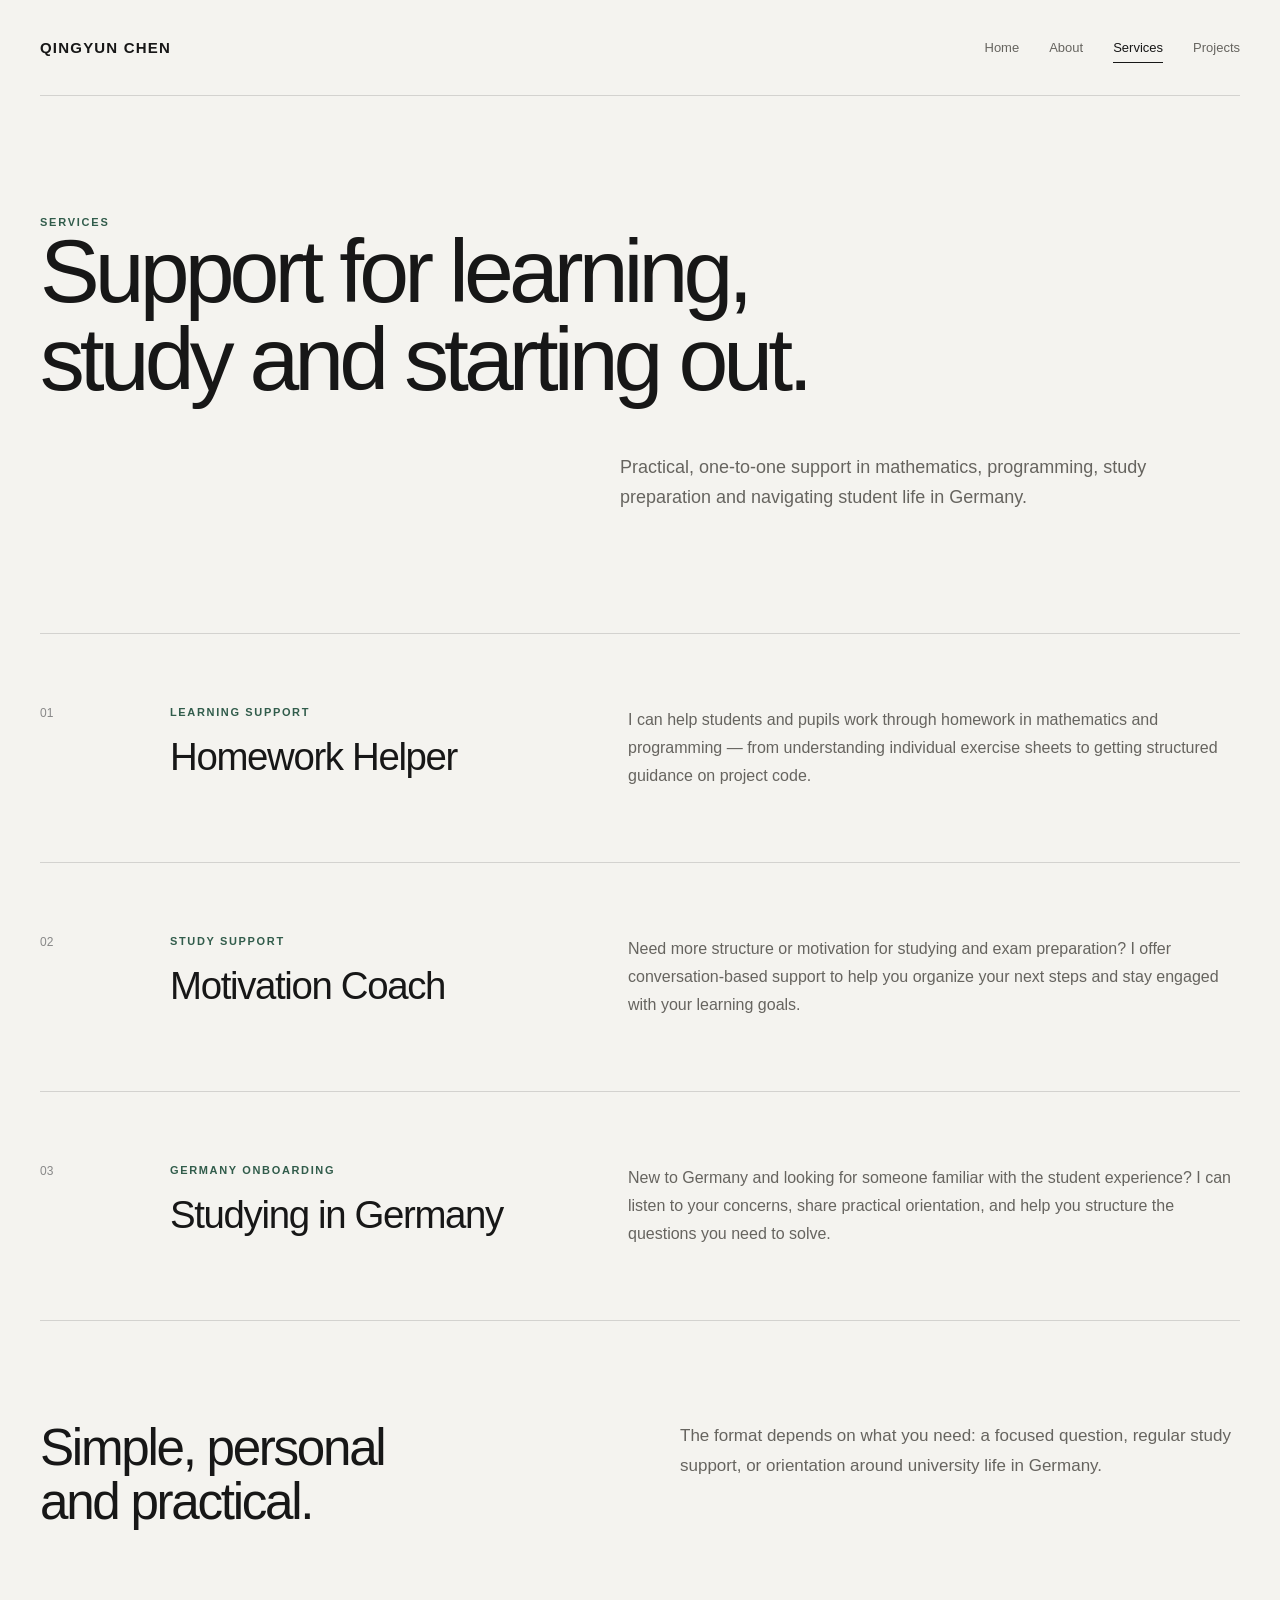
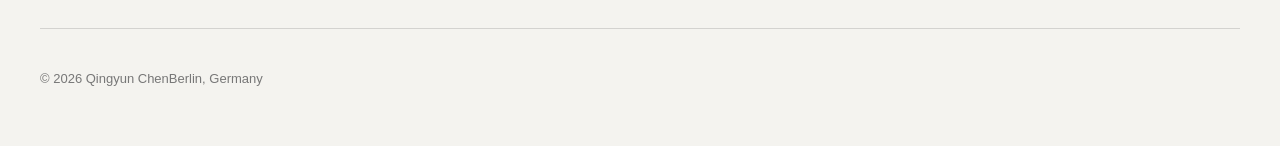
<file: services/index.html>
<!DOCTYPE html>
<html lang="en">
<head>
<meta charset="UTF-8"><meta name="viewport" content="width=device-width, initial-scale=1.0">
<title>Services | Qingyun Chen</title>
<meta name="description" content="Learning support and onboarding services by Qingyun Chen.">
<link rel="stylesheet" href="/css/style.css">
<style>
.services-page{width:min(1280px,calc(100% - 80px));margin:0 auto}.services-hero{padding:120px 0 120px}.services-hero h1{max-width:920px;font-size:clamp(52px,7vw,96px);line-height:.98;letter-spacing:-.055em;font-weight:500}.services-hero p{max-width:620px;margin:48px 0 0 auto;color:var(--muted);font-size:18px;line-height:1.7}.services-grid{border-top:1px solid var(--line)}.service-card{display:grid;grid-template-columns:80px minmax(260px,.8fr) minmax(340px,1.2fr);gap:50px;padding:72px 0;border:0;border-bottom:1px solid var(--line);background:transparent}.service-card:hover{background:transparent;transform:none}.service-no{font-size:12px;color:#888}.service-card h2{font-size:clamp(28px,3vw,42px);font-weight:500;letter-spacing:-.035em;line-height:1.08}.service-card p{font-size:16px;line-height:1.75;color:var(--muted);max-width:620px}.service-kicker{margin-bottom:18px;font-size:11px;font-weight:700;letter-spacing:.15em;text-transform:uppercase;color:var(--accent)}.services-note{padding:100px 0;display:grid;grid-template-columns:1fr 1fr;gap:80px}.services-note h2{font-size:clamp(34px,4vw,58px);font-weight:500;letter-spacing:-.045em;line-height:1.05}.services-note p{font-size:17px;line-height:1.75;color:var(--muted)}@media(max-width:850px){.services-page{width:calc(100% - 40px)}.service-card{grid-template-columns:45px 1fr}.service-card p{grid-column:2}.services-note{grid-template-columns:1fr;gap:30px}}@media(max-width:600px){.services-hero{padding:85px 0}.services-hero h1{font-size:48px}.services-hero p{margin-left:0}.service-card{display:block;padding:55px 0}.service-no{margin-bottom:20px}.service-card p{margin-top:28px}.services-note{padding:72px 0}}
</style>
</head>
<body>
<header class="navbar"><a href="/" class="logo">Qingyun Chen</a><nav class="nav-links"><a href="/">Home</a><a href="/about/">About</a><a href="/services/" class="active">Services</a><a href="/projects/">Projects</a></nav></header>
<main class="services-page">
<section class="services-hero"><div class="eyebrow">Services</div><h1>Support for learning,<br>study and starting out.</h1><p>Practical, one-to-one support in mathematics, programming, study preparation and navigating student life in Germany.</p></section>
<section class="services-grid">
<article class="service-card"><div class="service-no">01</div><div><div class="service-kicker">Learning Support</div><h2>Homework Helper</h2></div><p>I can help students and pupils work through homework in mathematics and programming — from understanding individual exercise sheets to getting structured guidance on project code.</p></article>
<article class="service-card"><div class="service-no">02</div><div><div class="service-kicker">Study Support</div><h2>Motivation Coach</h2></div><p>Need more structure or motivation for studying and exam preparation? I offer conversation-based support to help you organize your next steps and stay engaged with your learning goals.</p></article>
<article class="service-card"><div class="service-no">03</div><div><div class="service-kicker">Germany Onboarding</div><h2>Studying in Germany</h2></div><p>New to Germany and looking for someone familiar with the student experience? I can listen to your concerns, share practical orientation, and help you structure the questions you need to solve.</p></article>
</section>
<section class="services-note"><h2>Simple, personal<br>and practical.</h2><p>The format depends on what you need: a focused question, regular study support, or orientation around university life in Germany.</p></section>
</main>
<footer><span>© 2026 Qingyun Chen</span><span>Berlin, Germany</span></footer>
</body></html>
</file>
<file: css/style.css>
:root{--bg:#f4f3ef;--surface:#ebe9e2;--text:#171717;--muted:#66645f;--line:rgba(23,23,23,.15);--accent:#315c4b;--max:1280px;--pad:40px}
*{box-sizing:border-box;margin:0;padding:0}html{scroll-behavior:smooth}body{background:var(--bg);color:var(--text);font-family:Inter,-apple-system,BlinkMacSystemFont,"Segoe UI",Helvetica,Arial,sans-serif;-webkit-font-smoothing:antialiased}a{color:inherit;text-decoration:none}.page,.container{width:min(var(--max),calc(100% - 80px));margin:0 auto}.navbar,.nav{width:min(var(--max),calc(100% - 80px));height:96px;margin:0 auto;padding:0;display:flex;align-items:center;justify-content:space-between;border-bottom:1px solid var(--line)}.logo{font-size:15px;font-weight:700;letter-spacing:.08em;text-transform:uppercase}.nav-links{display:flex;gap:30px;font-size:13px}.nav-links a{color:var(--muted);opacity:1;position:relative;padding:10px 0}.nav-links a:hover,.nav-links a.active{color:var(--text)}.nav-links a.active:after{content:"";position:absolute;left:0;right:0;bottom:2px;height:1px;background:var(--text)}.eyebrow,.section-label,.section-title{font-size:11px!important;font-weight:700!important;letter-spacing:.16em!important;text-transform:uppercase;color:var(--accent)!important}.hero{padding:120px 0 135px;min-height:auto}.hero h1{font-size:clamp(52px,7vw,96px);line-height:.98;letter-spacing:-.055em;font-weight:500}.hero-intro,.hero-description{color:var(--muted);font-size:18px;line-height:1.7}.section{border-top:1px solid var(--line);padding:100px 0;margin-bottom:0}.section-number,.number{font-variant-numeric:tabular-nums;color:#8a8881}.technology,.tech{border:1px solid var(--line);border-radius:999px;background:rgba(255,255,255,.22);color:#555;padding:8px 12px}.technology:hover,.tech:hover{background:var(--text);color:var(--bg)}.button,.service-link{display:inline-flex;align-items:center;gap:10px;background:var(--text);color:var(--bg);padding:13px 18px;font-size:13px;font-weight:600}.button:hover,.service-link:hover{opacity:.82}.expertise-card,.service-card{background:rgba(255,255,255,.28);border:1px solid var(--line);box-shadow:none;transition:transform .25s ease,background .25s ease}.expertise-card:hover,.service-card:hover{transform:translateY(-4px);background:rgba(255,255,255,.55);box-shadow:none}footer{width:min(var(--max),calc(100% - 80px));margin:0 auto;border-top:1px solid var(--line);padding:42px 0 60px;color:#777;font-size:13px}@media(max-width:850px){:root{--pad:20px}.page,.container,.navbar,.nav,footer{width:calc(100% - 40px)}.navbar,.nav{height:auto;min-height:82px;gap:20px}.hero{padding:85px 0 95px}.nav-links{gap:16px;flex-wrap:wrap}}@media(max-width:600px){.navbar,.nav{align-items:flex-start;flex-direction:column;padding:22px 0}.nav-links{width:100%;justify-content:space-between}.hero h1{font-size:48px}.section{padding:72px 0}}
</file>
